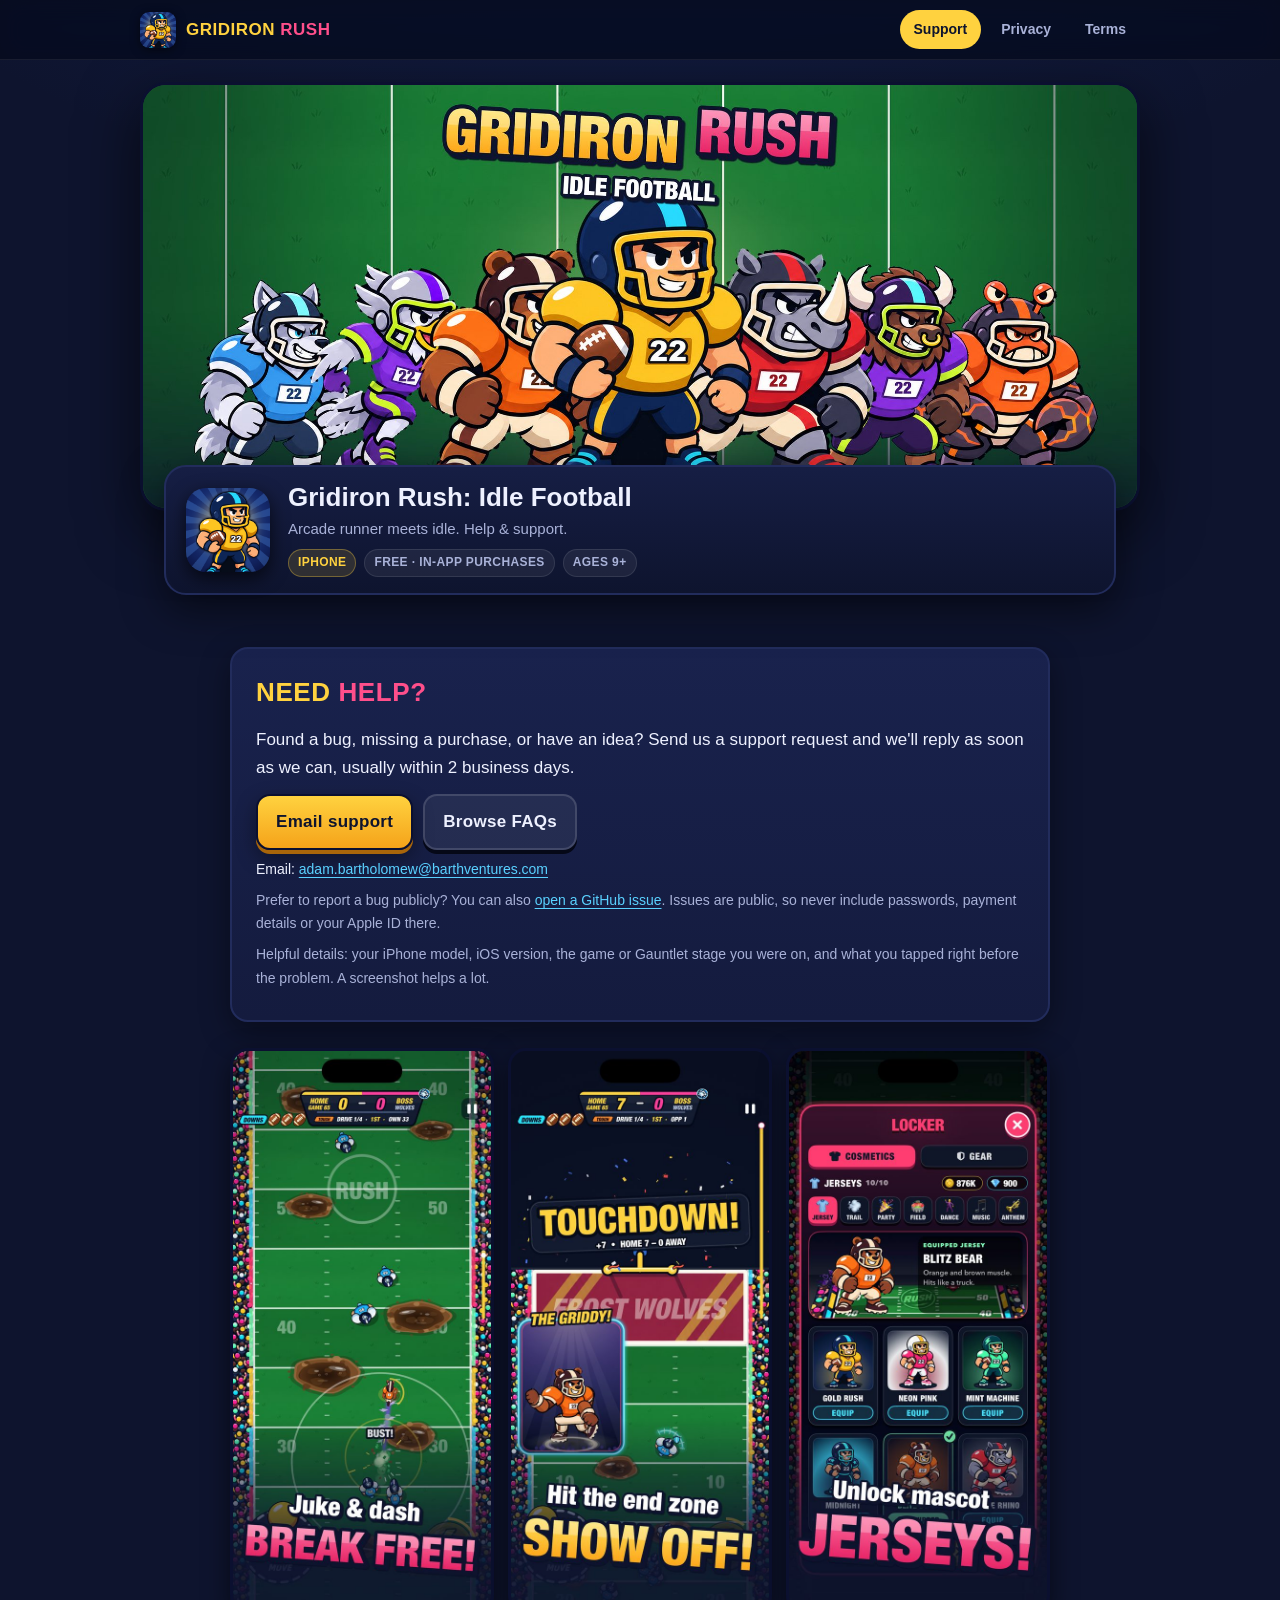
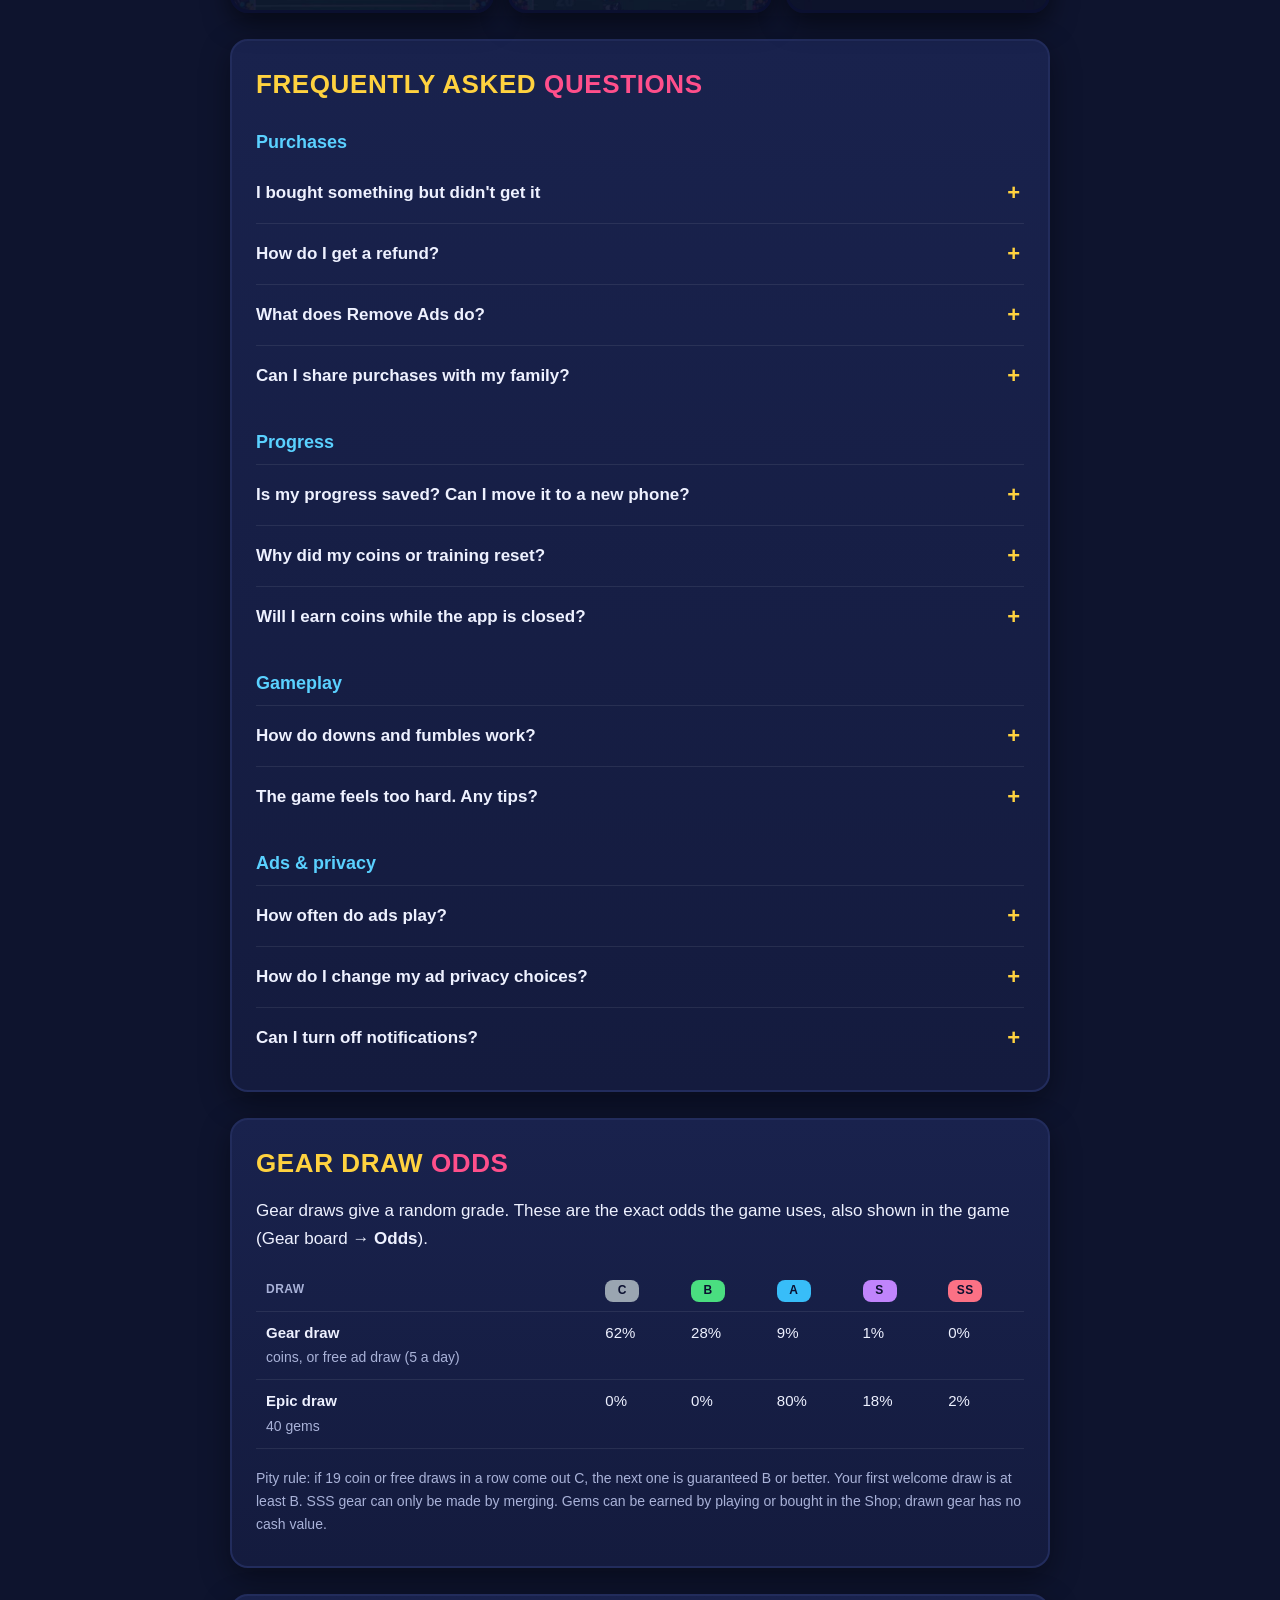
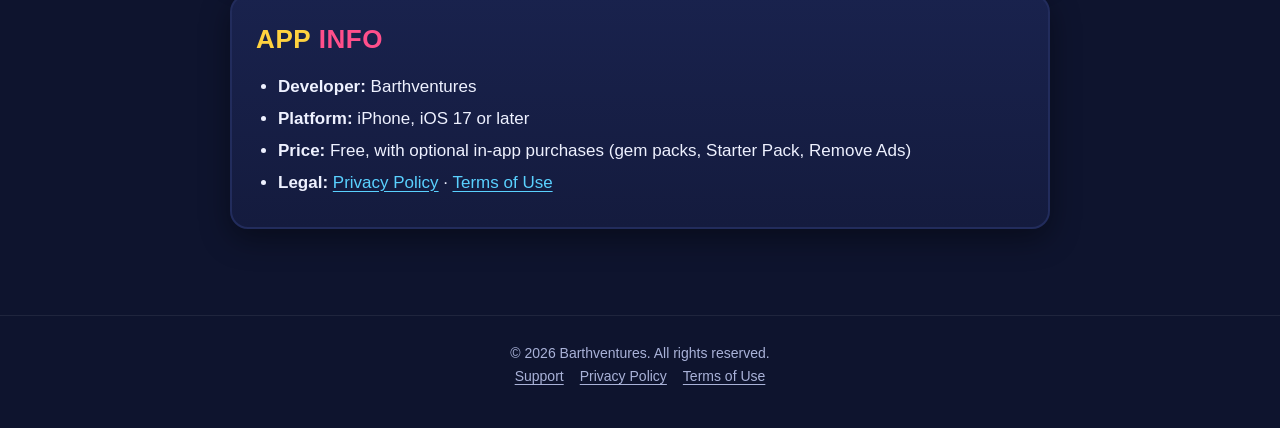
<file: index.html>
<!doctype html>
<html lang="en">
<head>
  <meta charset="utf-8">
  <meta name="viewport" content="width=device-width, initial-scale=1">
  <title>Gridiron Rush Support</title>
  <meta name="description" content="Help, FAQs and contact for Gridiron Rush: Idle Football on iPhone.">
  <meta property="og:title" content="Gridiron Rush: Idle Football · Support">
  <meta property="og:image" content="img/hero.jpg">
  <link rel="icon" href="img/icon.png">
  <link rel="apple-touch-icon" href="img/icon.png">
  <link rel="stylesheet" href="style.css">
</head>
<body>
<header class="topbar"><div class="inner">
  <a class="brand" href="index.html"><img src="img/icon.png" alt=""><span><span class="g">Gridiron</span> <span class="r">Rush</span></span></a>
  <nav class="tabs"><a class="on" href="index.html">Support</a><a href="privacy.html">Privacy</a><a href="terms.html">Terms</a></nav>
</div></header>

<div class="hero">
  <div class="art"><img src="img/hero.jpg" alt="Gridiron Rush mascots: Frost Wolf, Turbo Talon, Blitz Bear, the #22 hero, Rumble Rhino, Neon Bison and Magma Crab"></div>
  <div class="titlecard">
    <img src="img/icon.png" alt="Gridiron Rush app icon">
    <div>
      <h1>Gridiron Rush: Idle Football</h1>
      <p>Arcade runner meets idle. Help &amp; support.</p>
      <div class="chips"><span class="chip gold">iPhone</span><span class="chip">Free · In-app purchases</span><span class="chip">Ages 9+</span></div>
    </div>
  </div>
</div>

<main>
  <section class="card" id="contact">
    <h2>Need <span class="pink">help?</span></h2>
    <p>Found a bug, missing a purchase, or have an idea? Send us a support request and we'll reply as soon as we can,
      usually within 2 business days.</p>
    <div class="btns">
      <a class="btn" href="mailto:adam.bartholomew@barthventures.com?subject=Gridiron%20Rush%20support&amp;body=What%20happened%3F%0A%0AWhat%20did%20you%20expect%3F%0A%0AiPhone%20model%20and%20iOS%20version%3A%0A%0AGame%20or%20level%20you%20were%20on%3A%0A">Email support</a>
      <a class="btn ghost" href="#faq">Browse FAQs</a>
    </div>
    <p class="small">Email: <a href="mailto:adam.bartholomew@barthventures.com">adam.bartholomew@barthventures.com</a></p>
    <p class="muted small">Prefer to report a bug publicly? You can also
      <a href="https://github.com/AdamBarth5/gridiron-rush-support/issues/new?title=Bug%3A%20">open a GitHub issue</a>.
      Issues are public, so never include passwords, payment details or your Apple ID there.</p>
    <p class="muted small">Helpful details: your iPhone model, iOS version, the game or Gauntlet stage you were on, and
      what you tapped right before the problem. A screenshot helps a lot.</p>
  </section>

  <section>
    <div class="shots">
      <img src="img/gameplay.jpg" alt="Gameplay: juke and dash past defenders" loading="lazy">
      <img src="img/touchdown.jpg" alt="Touchdown celebration with a mascot dance" loading="lazy">
      <img src="img/locker.jpg" alt="Locker with mascot jerseys" loading="lazy">
    </div>
  </section>

  <section class="card" id="faq">
    <h2>Frequently asked <span class="pink">questions</span></h2>

    <h3>Purchases</h3>
    <details><summary>I bought something but didn't get it</summary><div class="a">
      Make sure you're signed in with the same Apple ID you bought it with, then open the <b>Shop</b> and tap
      <b>Restore Purchases</b> (in the Bundles section). This restores the <b>Starter Pack</b> and <b>Remove Ads</b>.
      Gem packs are added the moment the purchase completes. If a gem pack didn't arrive, close and reopen the game
      while online. If it's still missing, contact support with the date and the pack you bought (no receipt
      numbers needed).</div></details>
    <details><summary>How do I get a refund?</summary><div class="a">
      All payments are handled by Apple, so refunds are requested from Apple at
      <a href="https://reportaproblem.apple.com">reportaproblem.apple.com</a>. We can't issue refunds ourselves.
      If a refund is granted, the purchased items may be removed from the game.</div></details>
    <details><summary>What does Remove Ads do?</summary><div class="a">
      It permanently turns off the ads that play between games. <b>Reward ads stay optional</b>: you can still watch
      one when you choose to, for free gems, a free gear draw or double coins. Remove Ads is a one-time purchase and
      can be restored on your other devices with the same Apple ID.</div></details>
    <details><summary>Can I share purchases with my family?</summary><div class="a">
      Purchases are tied to the Apple ID that bought them.</div></details>

    <h3>Progress</h3>
    <details><summary>Is my progress saved? Can I move it to a new phone?</summary><div class="a">
      Your progress (games, coins, gems, cosmetics, gear) is saved on your iPhone. It's included in your iPhone's
      iCloud or computer backup, so restoring a backup to a new phone brings it along. <b>Deleting the app deletes
      your progress</b>, and there's no online account to recover it. Purchases can always be restored with
      Restore Purchases.</div></details>
    <details><summary>Why did my coins or training reset?</summary><div class="a">
      That's the <b>Hall of Fame</b>. Joining it starts you over at Game 1 in exchange for rings and permanent bonuses.
      Your gems, cosmetics and trophies stay. Replayed games are shorter <b>quick games at 2× speed</b> until you pass
      your old best.</div></details>
    <details><summary>Will I earn coins while the app is closed?</summary><div class="a">
      Yes. Your camp earns idle coins while you're away, up to a time limit, and you collect them when you come back
      (watch a reward ad to double them). Auto-Train only spends coins while the game is open.</div></details>

    <h3>Gameplay</h3>
    <details><summary>How do downs and fumbles work?</summary><div class="a">
      Each drive has <b>3 downs</b>: every tackle uses one. In field-goal range, your last down can be a field goal.
      Running <b>head-first into a big hit</b> or getting hit by a charging blitzer can cause a <b>fumble</b>, which
      ends the drive. Fumbles start at Game 4. Tied after regulation? Overtime: score a touchdown first and you win;
      otherwise the other team gets one chance to answer.</div></details>
    <details><summary>The game feels too hard. Any tips?</summary><div class="a">
      Train <b>Sprint</b> and <b>Burst</b> between games, cut around defenders instead of running straight at them,
      and save DASH for gaps. After a few losses in a row you get a <b>comeback boost</b>. How to Play (the ? button)
      explains twists, hazards and bosses.</div></details>

    <h3>Ads &amp; privacy</h3>
    <details><summary>How often do ads play?</summary><div class="a">
      At most one ad after every 2 finished games, never during play, never before Game 3, and never within 90
      seconds of another one. Reward ads only play when you tap to watch one. Buy <b>Remove Ads</b> to turn off the
      between-game ads.</div></details>
    <details><summary>How do I change my ad privacy choices?</summary><div class="a">
      In regions that need consent (such as the EU, EEA, UK and Switzerland), the game asks before showing ads. You can
      change your answer any time: <b>Settings → Privacy options</b> in the game. Ads in the game are always
      non-personalized, and the game never asks to track you. More in the <a href="privacy.html">Privacy Policy</a>.</div></details>
    <details><summary>Can I turn off notifications?</summary><div class="a">
      Yes. Notifications are only local reminders (your camp is full, your daily streak). Turn them off in iPhone
      <b>Settings → Notifications → Gridiron Rush</b>.</div></details>
  </section>

  <section class="card" id="odds">
    <h2>Gear draw <span class="pink">odds</span></h2>
    <p>Gear draws give a random grade. These are the exact odds the game uses, also shown in the game (Gear board →
      <b>Odds</b>).</p>
    <div class="tablewrap"><table>
      <tr><th>Draw</th><th><span class="grade g-c">C</span></th><th><span class="grade g-b">B</span></th>
          <th><span class="grade g-a">A</span></th><th><span class="grade g-s">S</span></th><th><span class="grade g-ss">SS</span></th></tr>
      <tr><td><b>Gear draw</b><br><span class="small muted">coins, or free ad draw (5 a day)</span></td><td>62%</td><td>28%</td><td>9%</td><td>1%</td><td>0%</td></tr>
      <tr><td><b>Epic draw</b><br><span class="small muted">40 gems</span></td><td>0%</td><td>0%</td><td>80%</td><td>18%</td><td>2%</td></tr>
    </table></div>
    <p class="small muted">Pity rule: if 19 coin or free draws in a row come out C, the next one is guaranteed B or
      better. Your first welcome draw is at least B. SSS gear can only be made by merging. Gems can be earned by
      playing or bought in the Shop; drawn gear has no cash value.</p>
  </section>

  <section class="card">
    <h2>App <span class="pink">info</span></h2>
    <ul>
      <li><b>Developer:</b> Barthventures</li>
      <li><b>Platform:</b> iPhone, iOS 17 or later</li>
      <li><b>Price:</b> Free, with optional in-app purchases (gem packs, Starter Pack, Remove Ads)</li>
      <li><b>Legal:</b> <a href="privacy.html">Privacy Policy</a> · <a href="terms.html">Terms of Use</a></li>
    </ul>
  </section>
</main>

<footer>
  © 2026 Barthventures. All rights reserved.<br>
  <a href="index.html">Support</a><a href="privacy.html">Privacy Policy</a><a href="terms.html">Terms of Use</a>
</footer>
</body>
</html>
</file>
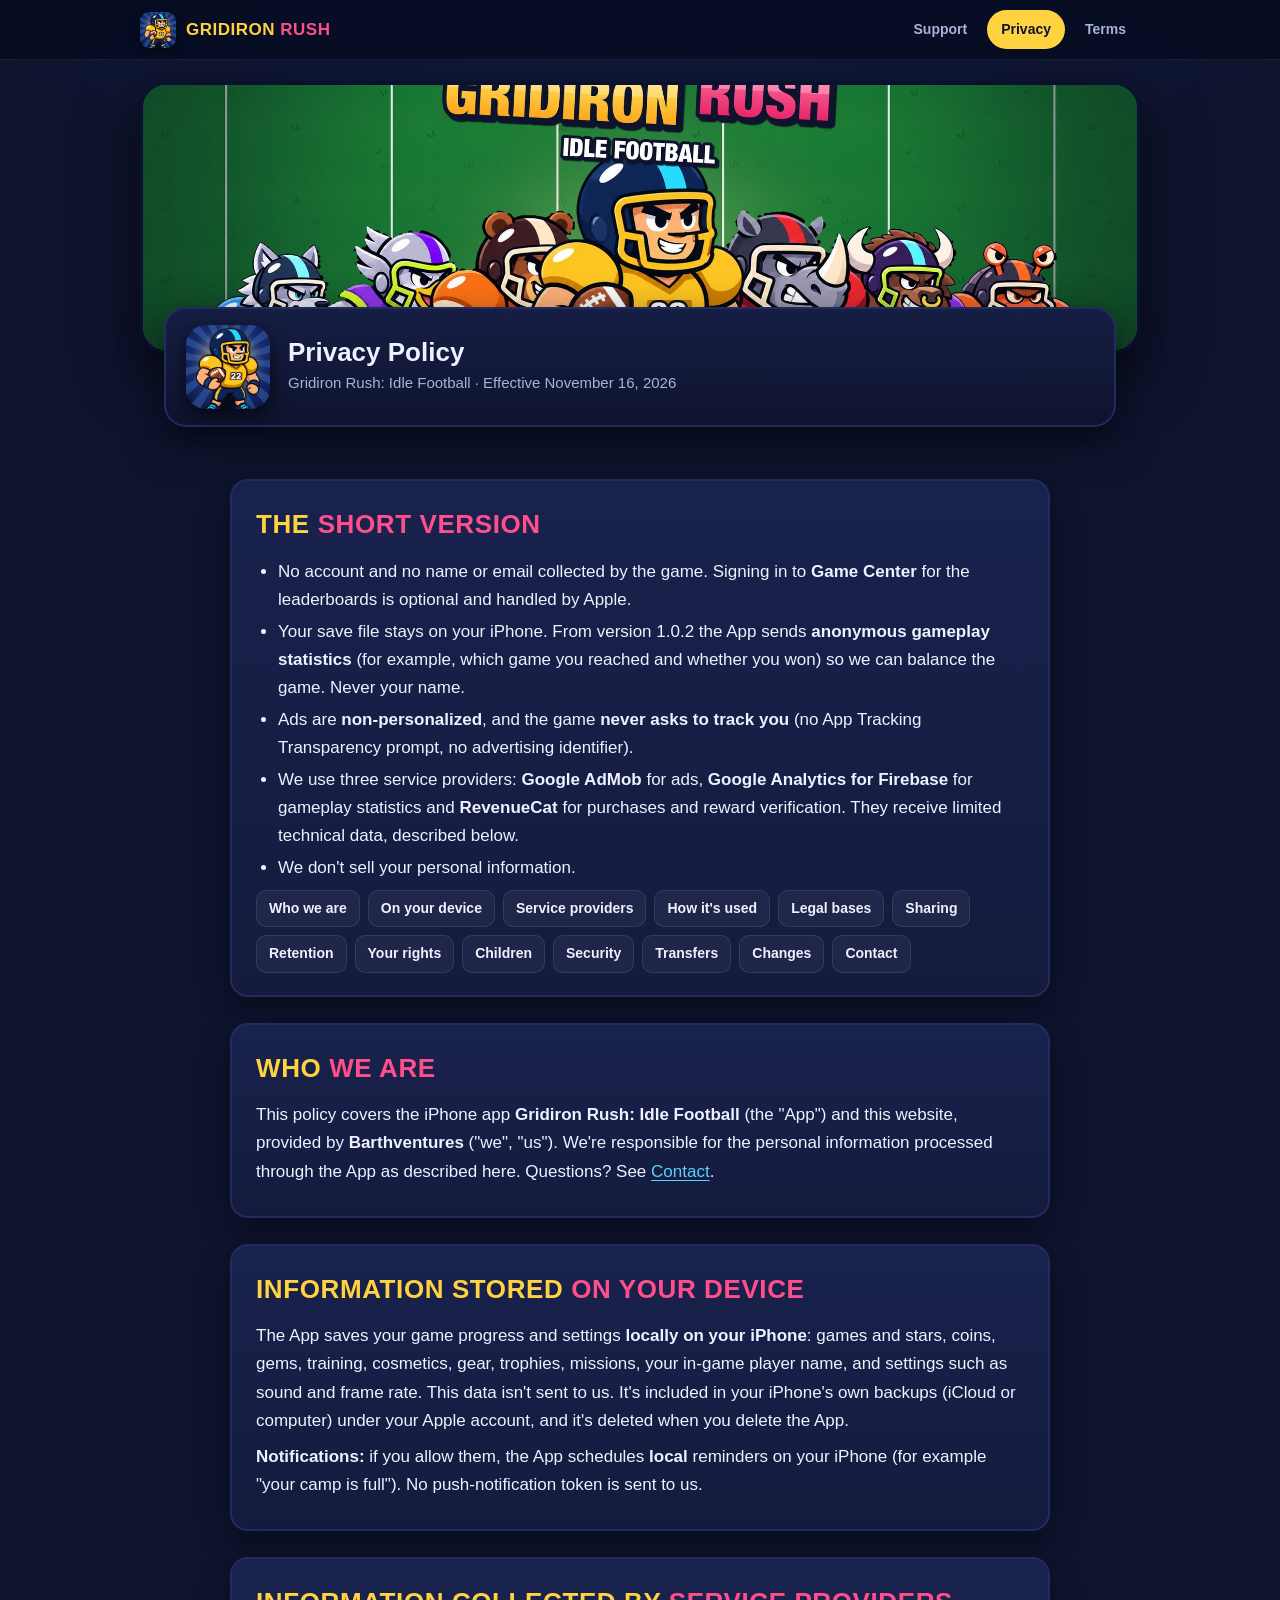
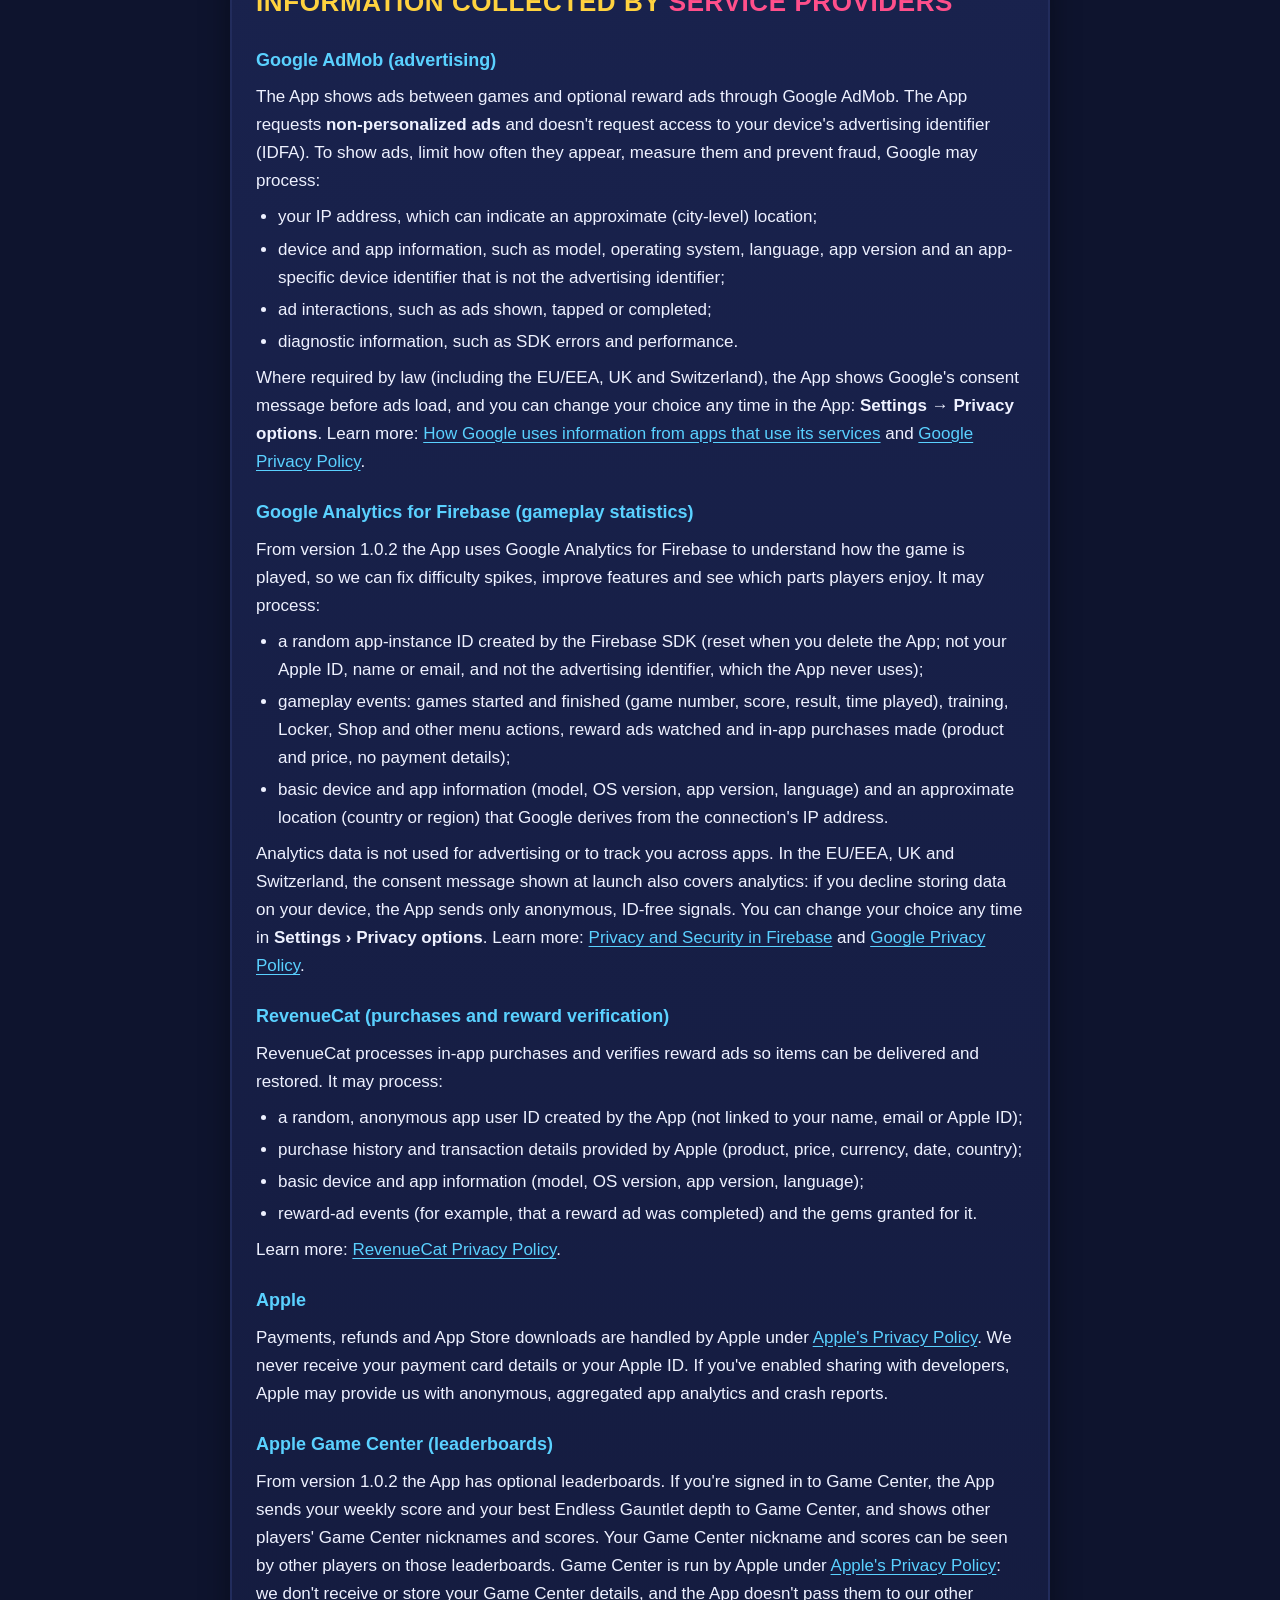
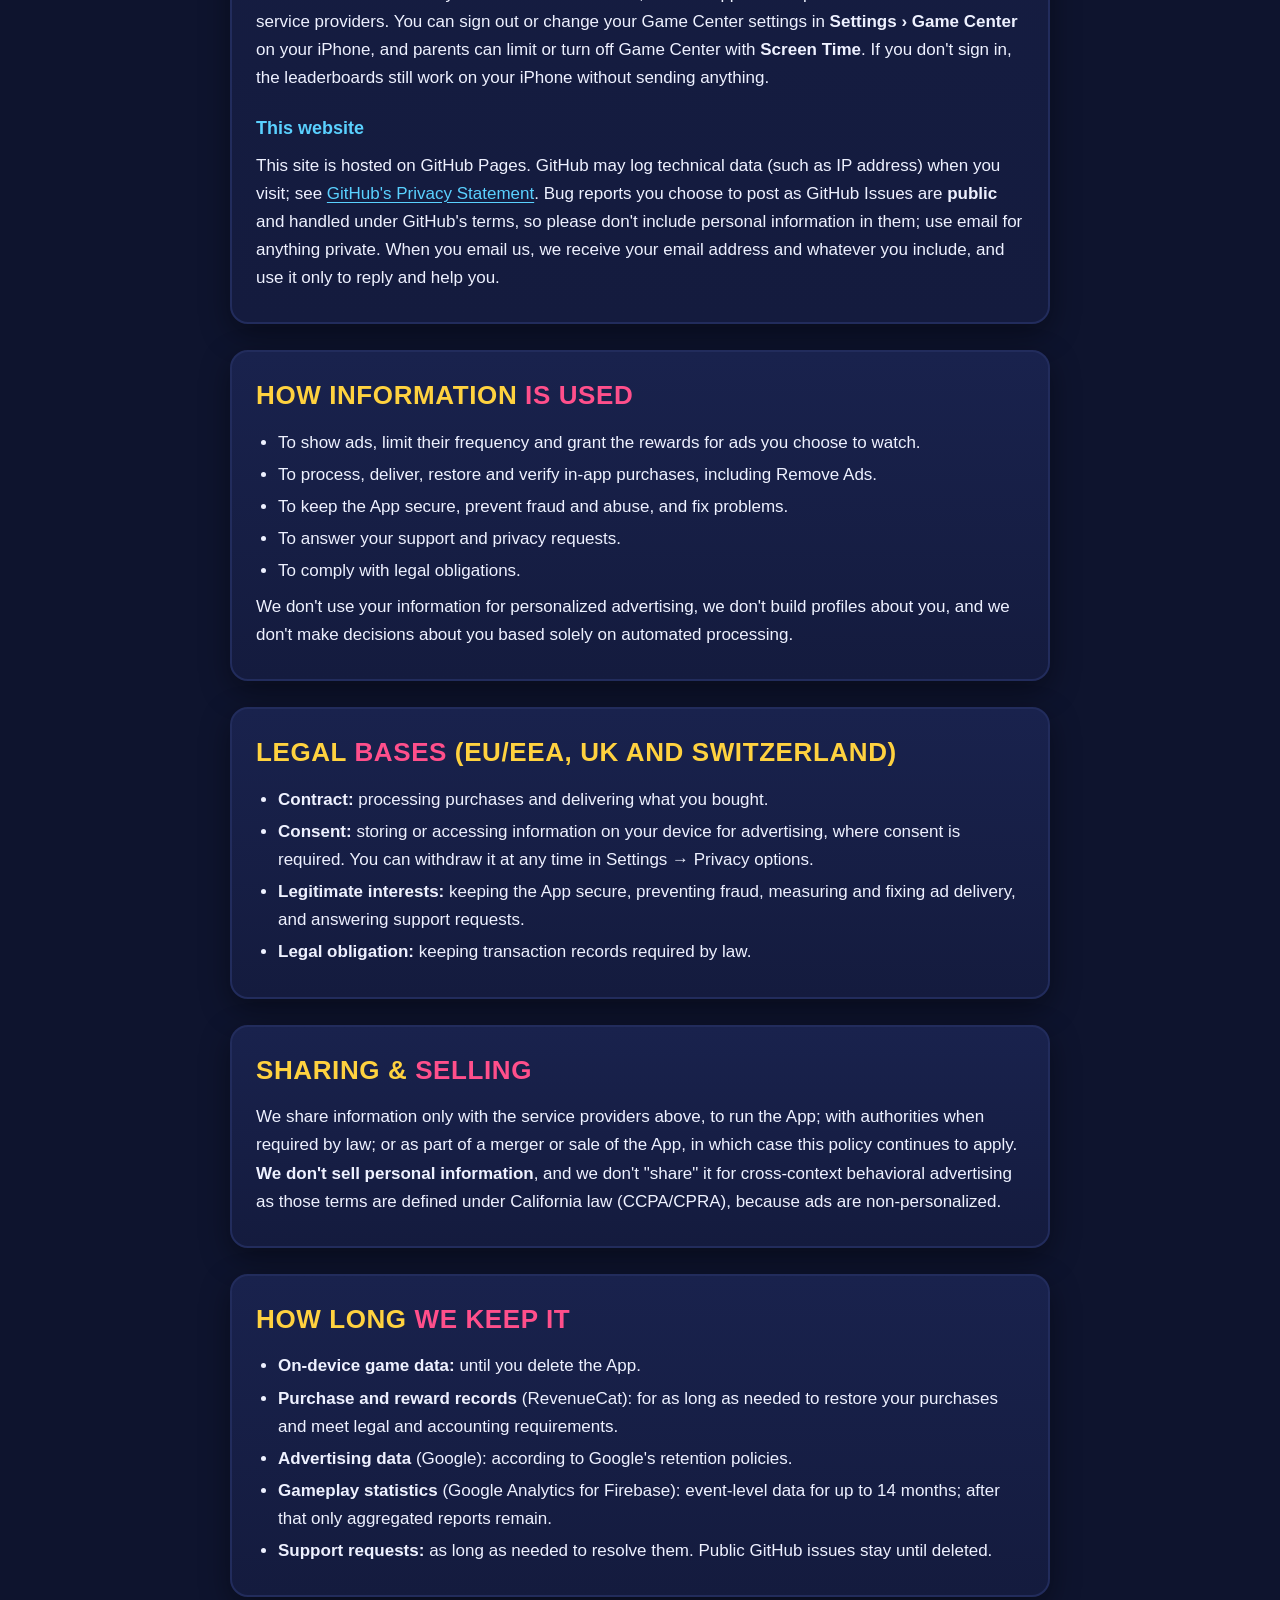
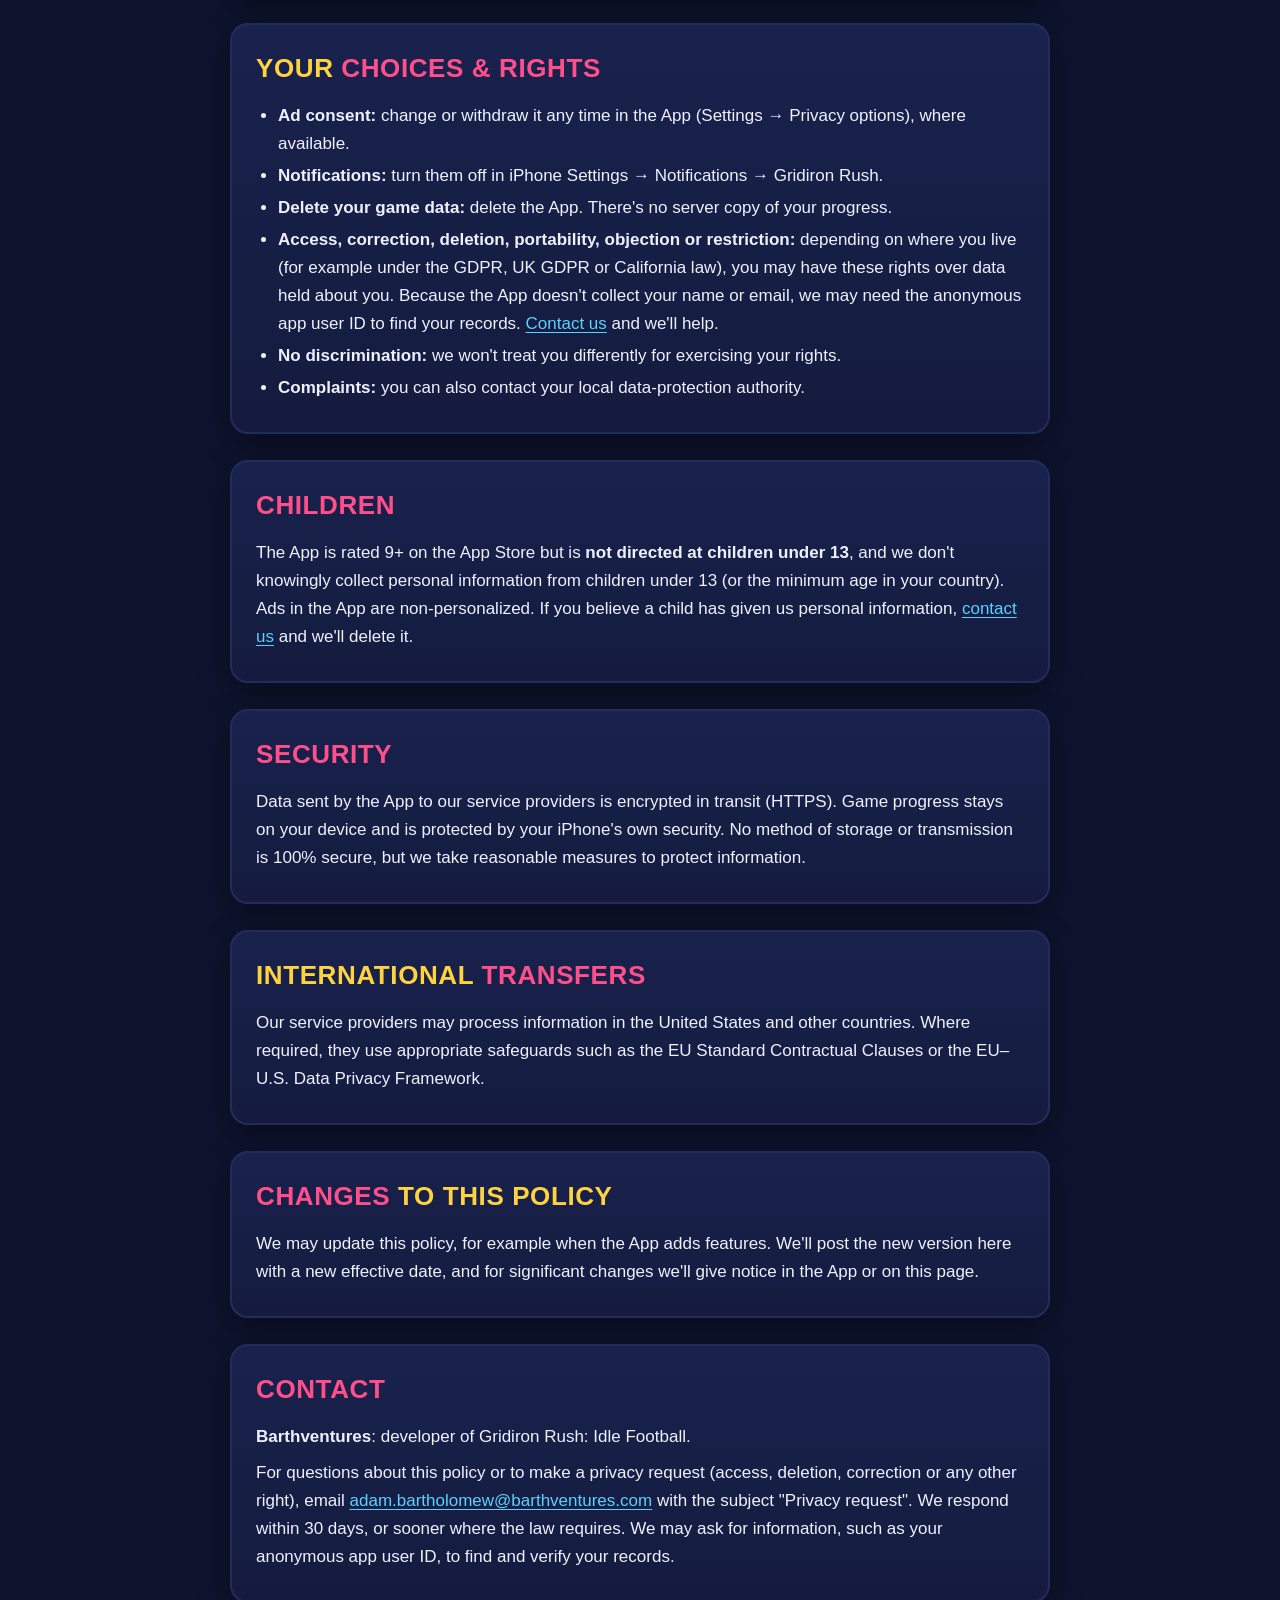
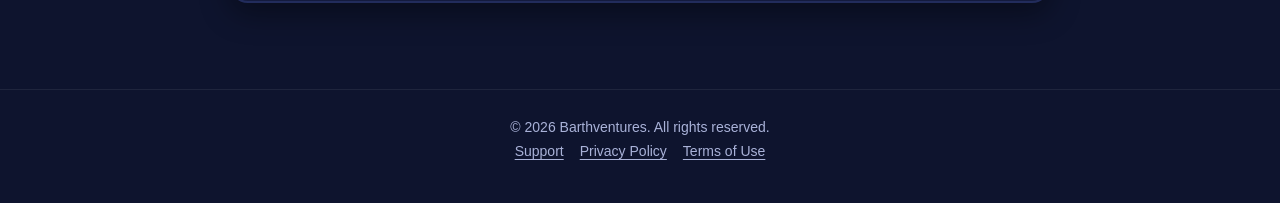
<file: privacy.html>
<!doctype html>
<html lang="en">
<head>
  <meta charset="utf-8">
  <meta name="viewport" content="width=device-width, initial-scale=1">
  <title>Gridiron Rush Privacy</title>
  <meta name="description" content="Privacy Policy for Gridiron Rush: Idle Football.">
  <link rel="icon" href="img/icon.png">
  <link rel="apple-touch-icon" href="img/icon.png">
  <link rel="stylesheet" href="style.css">
</head>
<body>
<header class="topbar"><div class="inner">
  <a class="brand" href="index.html"><img src="img/icon.png" alt=""><span><span class="g">Gridiron</span> <span class="r">Rush</span></span></a>
  <nav class="tabs"><a href="index.html">Support</a><a class="on" href="privacy.html">Privacy</a><a href="terms.html">Terms</a></nav>
</div></header>

<div class="hero slim">
  <div class="art"><img src="img/hero.jpg" alt=""></div>
  <div class="titlecard">
    <img src="img/icon.png" alt="Gridiron Rush app icon">
    <div>
      <h1>Privacy Policy</h1>
      <p>Gridiron Rush: Idle Football · Effective November 16, 2026</p>
    </div>
  </div>
</div>

<main>
  <section class="card">
    <h2>The <span class="pink">short version</span></h2>
    <ul>
      <li>No account and no name or email collected by the game. Signing in to <b>Game Center</b> for the leaderboards
        is optional and handled by Apple.</li>
      <li>Your save file stays on your iPhone. From version 1.0.2 the App sends <b>anonymous gameplay statistics</b>
        (for example, which game you reached and whether you won) so we can balance the game. Never your name.</li>
      <li>Ads are <b>non-personalized</b>, and the game <b>never asks to track you</b> (no App Tracking Transparency
        prompt, no advertising identifier).</li>
      <li>We use three service providers: <b>Google AdMob</b> for ads, <b>Google Analytics for Firebase</b> for
        gameplay statistics and <b>RevenueCat</b> for purchases and reward verification. They receive limited
        technical data, described below.</li>
      <li>We don't sell your personal information.</li>
    </ul>
    <div class="toc">
      <a href="#who">Who we are</a><a href="#device">On your device</a><a href="#providers">Service providers</a>
      <a href="#use">How it's used</a><a href="#legal">Legal bases</a><a href="#share">Sharing</a>
      <a href="#retention">Retention</a><a href="#rights">Your rights</a><a href="#children">Children</a>
      <a href="#security">Security</a><a href="#transfers">Transfers</a><a href="#changes">Changes</a><a href="#contact">Contact</a>
    </div>
  </section>

  <section class="card" id="who">
    <h2>Who <span class="pink">we are</span></h2>
    <p>This policy covers the iPhone app <b>Gridiron Rush: Idle Football</b> (the "App") and this website, provided by
      <b>Barthventures</b> ("we", "us"). We're responsible for the personal information processed through the App as
      described here. Questions? See <a href="#contact">Contact</a>.</p>
  </section>

  <section class="card" id="device">
    <h2>Information stored <span class="pink">on your device</span></h2>
    <p>The App saves your game progress and settings <b>locally on your iPhone</b>: games and stars, coins, gems,
      training, cosmetics, gear, trophies, missions, your in-game player name, and settings such as sound and frame
      rate. This data isn't sent to us. It's included in your iPhone's own backups (iCloud or computer) under your
      Apple account, and it's deleted when you delete the App.</p>
    <p><b>Notifications:</b> if you allow them, the App schedules <b>local</b> reminders on your iPhone (for example
      "your camp is full"). No push-notification token is sent to us.</p>
  </section>

  <section class="card" id="providers">
    <h2>Information collected by <span class="pink">service providers</span></h2>

    <h3>Google AdMob (advertising)</h3>
    <p>The App shows ads between games and optional reward ads through Google AdMob. The App requests
      <b>non-personalized ads</b> and doesn't request access to your device's advertising identifier (IDFA). To show
      ads, limit how often they appear, measure them and prevent fraud, Google may process:</p>
    <ul>
      <li>your IP address, which can indicate an approximate (city-level) location;</li>
      <li>device and app information, such as model, operating system, language, app version and an app-specific
        device identifier that is not the advertising identifier;</li>
      <li>ad interactions, such as ads shown, tapped or completed;</li>
      <li>diagnostic information, such as SDK errors and performance.</li>
    </ul>
    <p>Where required by law (including the EU/EEA, UK and Switzerland), the App shows Google's consent message before
      ads load, and you can change your choice any time in the App: <b>Settings → Privacy options</b>. Learn more:
      <a href="https://policies.google.com/technologies/partner-sites">How Google uses information from apps that use its services</a>
      and <a href="https://policies.google.com/privacy">Google Privacy Policy</a>.</p>

    <h3>Google Analytics for Firebase (gameplay statistics)</h3>
    <p>From version 1.0.2 the App uses Google Analytics for Firebase to understand how the game is played, so we can
      fix difficulty spikes, improve features and see which parts players enjoy. It may process:</p>
    <ul>
      <li>a random app-instance ID created by the Firebase SDK (reset when you delete the App; not your Apple ID, name or
        email, and not the advertising identifier, which the App never uses);</li>
      <li>gameplay events: games started and finished (game number, score, result, time played), training, Locker,
        Shop and other menu actions, reward ads watched and in-app purchases made (product and price, no payment
        details);</li>
      <li>basic device and app information (model, OS version, app version, language) and an approximate location
        (country or region) that Google derives from the connection's IP address.</li>
    </ul>
    <p>Analytics data is not used for advertising or to track you across apps. In the EU/EEA, UK and Switzerland,
      the consent message shown at launch also covers analytics: if you decline storing data on your device, the App
      sends only anonymous, ID-free signals. You can change your choice any time in <b>Settings &rsaquo; Privacy
      options</b>. Learn more: <a href="https://firebase.google.com/support/privacy">Privacy and Security in
      Firebase</a> and <a href="https://policies.google.com/privacy">Google Privacy Policy</a>.</p>

    <h3>RevenueCat (purchases and reward verification)</h3>
    <p>RevenueCat processes in-app purchases and verifies reward ads so items can be delivered and restored. It may
      process:</p>
    <ul>
      <li>a random, anonymous app user ID created by the App (not linked to your name, email or Apple ID);</li>
      <li>purchase history and transaction details provided by Apple (product, price, currency, date, country);</li>
      <li>basic device and app information (model, OS version, app version, language);</li>
      <li>reward-ad events (for example, that a reward ad was completed) and the gems granted for it.</li>
    </ul>
    <p>Learn more: <a href="https://www.revenuecat.com/privacy">RevenueCat Privacy Policy</a>.</p>

    <h3>Apple</h3>
    <p>Payments, refunds and App Store downloads are handled by Apple under
      <a href="https://www.apple.com/legal/privacy/">Apple's Privacy Policy</a>. We never receive your payment card
      details or your Apple ID. If you've enabled sharing with developers, Apple may provide us with anonymous,
      aggregated app analytics and crash reports.</p>

    <h3>Apple Game Center (leaderboards)</h3>
    <p>From version 1.0.2 the App has optional leaderboards. If you're signed in to Game Center, the App sends your
      weekly score and your best Endless Gauntlet depth to Game Center, and shows other players' Game Center nicknames
      and scores. Your Game Center nickname and scores can be seen by other players on those leaderboards. Game Center
      is run by Apple under <a href="https://www.apple.com/legal/privacy/">Apple's Privacy Policy</a>: we don't receive
      or store your Game Center details, and the App doesn't pass them to our other service providers. You can sign out
      or change your Game Center settings in <b>Settings &rsaquo; Game Center</b> on your iPhone, and parents can limit
      or turn off Game Center with <b>Screen Time</b>. If you don't sign in, the leaderboards still work on your iPhone
      without sending anything.</p>

    <h3>This website</h3>
    <p>This site is hosted on GitHub Pages. GitHub may log technical data (such as IP address) when you visit; see
      <a href="https://docs.github.com/en/site-policy/privacy-policies/github-general-privacy-statement">GitHub's Privacy Statement</a>.
      Bug reports you choose to post as GitHub Issues are <b>public</b> and handled under GitHub's terms, so please
      don't include personal information in them; use email for anything private. When you email us, we receive your
      email address and whatever you include, and use it only to reply and help you.</p>
  </section>

  <section class="card" id="use">
    <h2>How information <span class="pink">is used</span></h2>
    <ul>
      <li>To show ads, limit their frequency and grant the rewards for ads you choose to watch.</li>
      <li>To process, deliver, restore and verify in-app purchases, including Remove Ads.</li>
      <li>To keep the App secure, prevent fraud and abuse, and fix problems.</li>
      <li>To answer your support and privacy requests.</li>
      <li>To comply with legal obligations.</li>
    </ul>
    <p>We don't use your information for personalized advertising, we don't build profiles about you, and we don't
      make decisions about you based solely on automated processing.</p>
  </section>

  <section class="card" id="legal">
    <h2>Legal <span class="pink">bases</span> (EU/EEA, UK and Switzerland)</h2>
    <ul>
      <li><b>Contract:</b> processing purchases and delivering what you bought.</li>
      <li><b>Consent:</b> storing or accessing information on your device for advertising, where consent is required.
        You can withdraw it at any time in Settings → Privacy options.</li>
      <li><b>Legitimate interests:</b> keeping the App secure, preventing fraud, measuring and fixing ad delivery, and
        answering support requests.</li>
      <li><b>Legal obligation:</b> keeping transaction records required by law.</li>
    </ul>
  </section>

  <section class="card" id="share">
    <h2>Sharing &amp; <span class="pink">selling</span></h2>
    <p>We share information only with the service providers above, to run the App; with authorities when required by
      law; or as part of a merger or sale of the App, in which case this policy continues to apply.
      <b>We don't sell personal information</b>, and we don't "share" it for cross-context behavioral advertising as
      those terms are defined under California law (CCPA/CPRA), because ads are non-personalized.</p>
  </section>

  <section class="card" id="retention">
    <h2>How long <span class="pink">we keep it</span></h2>
    <ul>
      <li><b>On-device game data:</b> until you delete the App.</li>
      <li><b>Purchase and reward records</b> (RevenueCat): for as long as needed to restore your purchases and meet
        legal and accounting requirements.</li>
      <li><b>Advertising data</b> (Google): according to Google's retention policies.</li>
      <li><b>Gameplay statistics</b> (Google Analytics for Firebase): event-level data for up to 14 months; after
        that only aggregated reports remain.</li>
      <li><b>Support requests:</b> as long as needed to resolve them. Public GitHub issues stay until deleted.</li>
    </ul>
  </section>

  <section class="card" id="rights">
    <h2>Your <span class="pink">choices &amp; rights</span></h2>
    <ul>
      <li><b>Ad consent:</b> change or withdraw it any time in the App (Settings → Privacy options), where available.</li>
      <li><b>Notifications:</b> turn them off in iPhone Settings → Notifications → Gridiron Rush.</li>
      <li><b>Delete your game data:</b> delete the App. There's no server copy of your progress.</li>
      <li><b>Access, correction, deletion, portability, objection or restriction:</b> depending on where you live
        (for example under the GDPR, UK GDPR or California law), you may have these rights over data held about you.
        Because the App doesn't collect your name or email, we may need the anonymous app user ID to find your
        records. <a href="#contact">Contact us</a> and we'll help.</li>
      <li><b>No discrimination:</b> we won't treat you differently for exercising your rights.</li>
      <li><b>Complaints:</b> you can also contact your local data-protection authority.</li>
    </ul>
  </section>

  <section class="card" id="children">
    <h2><span class="pink">Children</span></h2>
    <p>The App is rated 9+ on the App Store but is <b>not directed at children under 13</b>, and we don't knowingly
      collect personal information from children under 13 (or the minimum age in your country). Ads in the App are
      non-personalized. If you believe a child has given us personal information, <a href="#contact">contact us</a> and
      we'll delete it.</p>
  </section>

  <section class="card" id="security">
    <h2><span class="pink">Security</span></h2>
    <p>Data sent by the App to our service providers is encrypted in transit (HTTPS). Game progress stays on your
      device and is protected by your iPhone's own security. No method of storage or transmission is 100% secure, but
      we take reasonable measures to protect information.</p>
  </section>

  <section class="card" id="transfers">
    <h2>International <span class="pink">transfers</span></h2>
    <p>Our service providers may process information in the United States and other countries. Where required, they
      use appropriate safeguards such as the EU Standard Contractual Clauses or the EU–U.S. Data Privacy Framework.</p>
  </section>

  <section class="card" id="changes">
    <h2><span class="pink">Changes</span> to this policy</h2>
    <p>We may update this policy, for example when the App adds features. We'll post the new version here with a new
      effective date, and for significant changes we'll give notice in the App or on this page.</p>
  </section>

  <section class="card" id="contact">
    <h2><span class="pink">Contact</span></h2>
    <p><b>Barthventures</b>: developer of Gridiron Rush: Idle Football.</p>
    <p>For questions about this policy or to make a privacy request (access, deletion, correction or any other right),
      email <a href="mailto:adam.bartholomew@barthventures.com?subject=Gridiron%20Rush%20privacy%20request">adam.bartholomew@barthventures.com</a>
      with the subject "Privacy request". We respond within 30 days, or sooner where the law requires. We may ask
      for information, such as your anonymous app user ID, to find and verify your records.</p>
  </section>
</main>

<footer>
  © 2026 Barthventures. All rights reserved.<br>
  <a href="index.html">Support</a><a href="privacy.html">Privacy Policy</a><a href="terms.html">Terms of Use</a>
</footer>
</body>
</html>
</file>
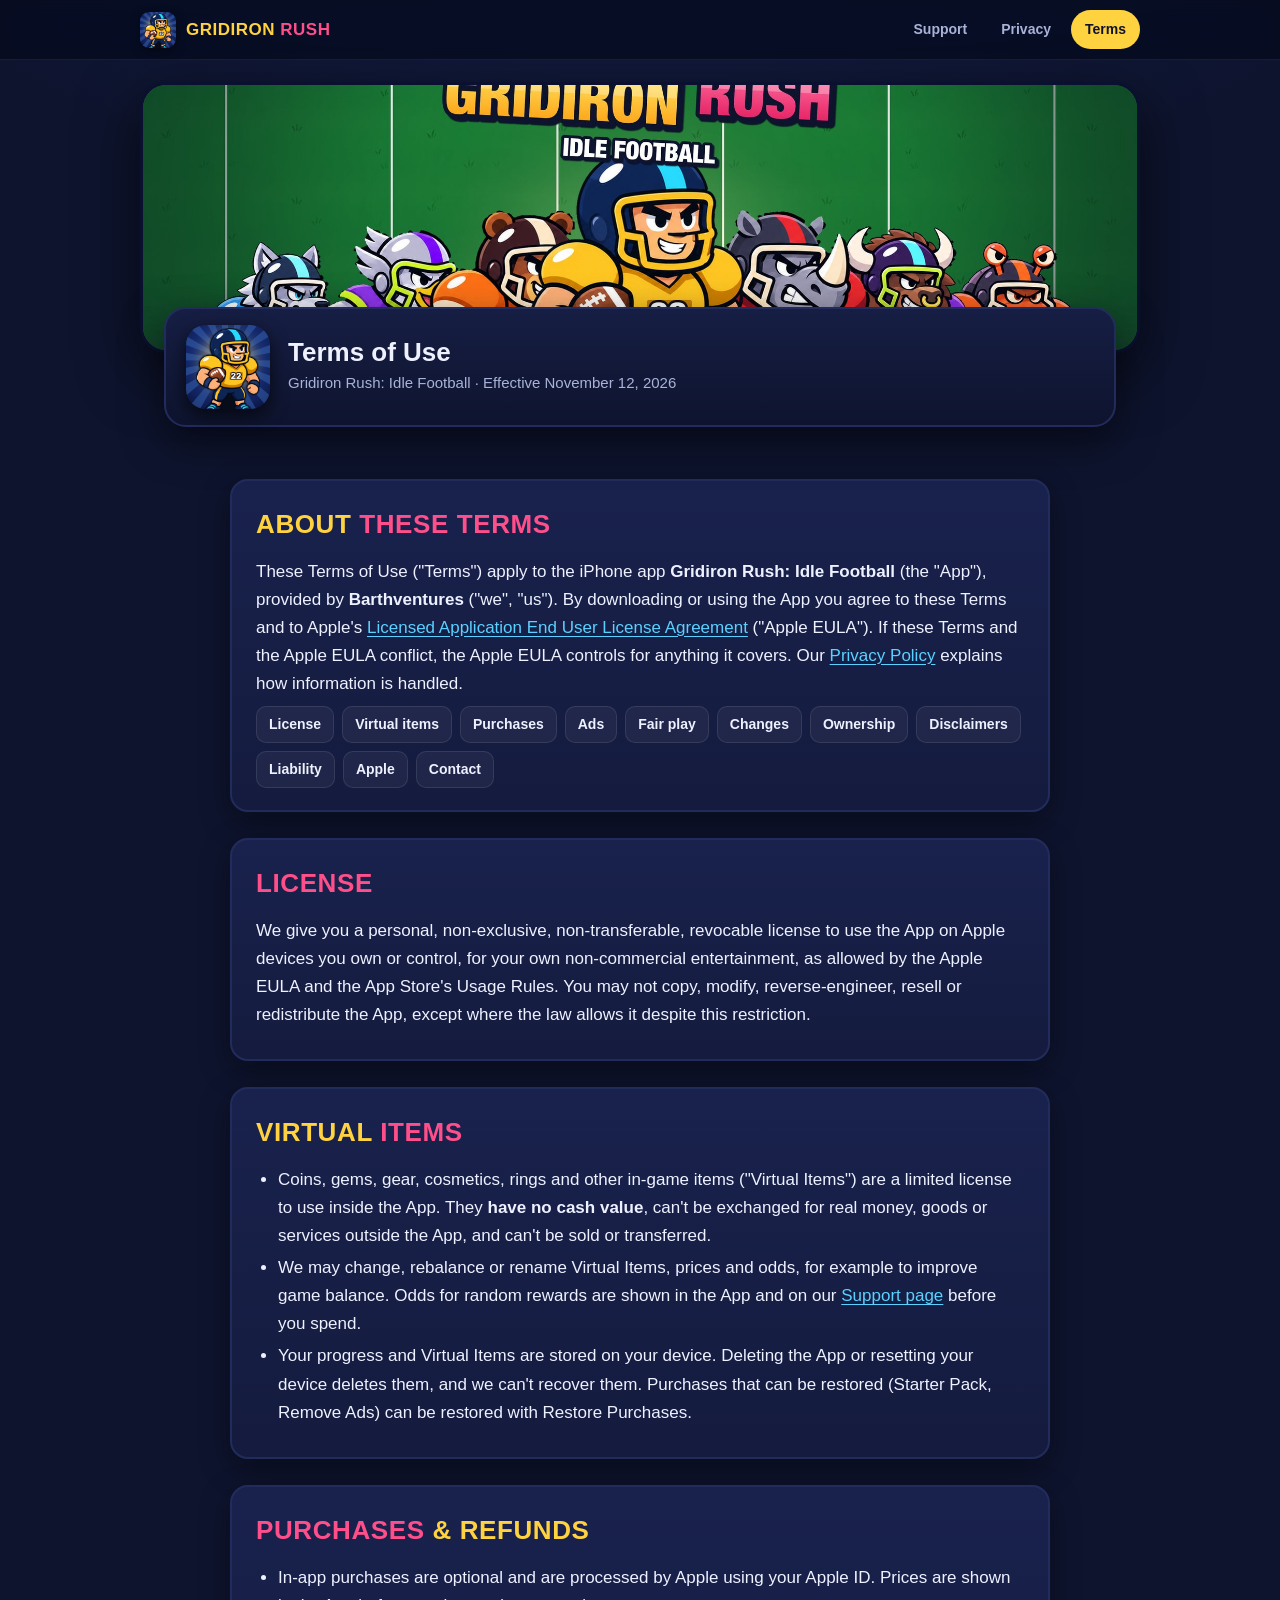
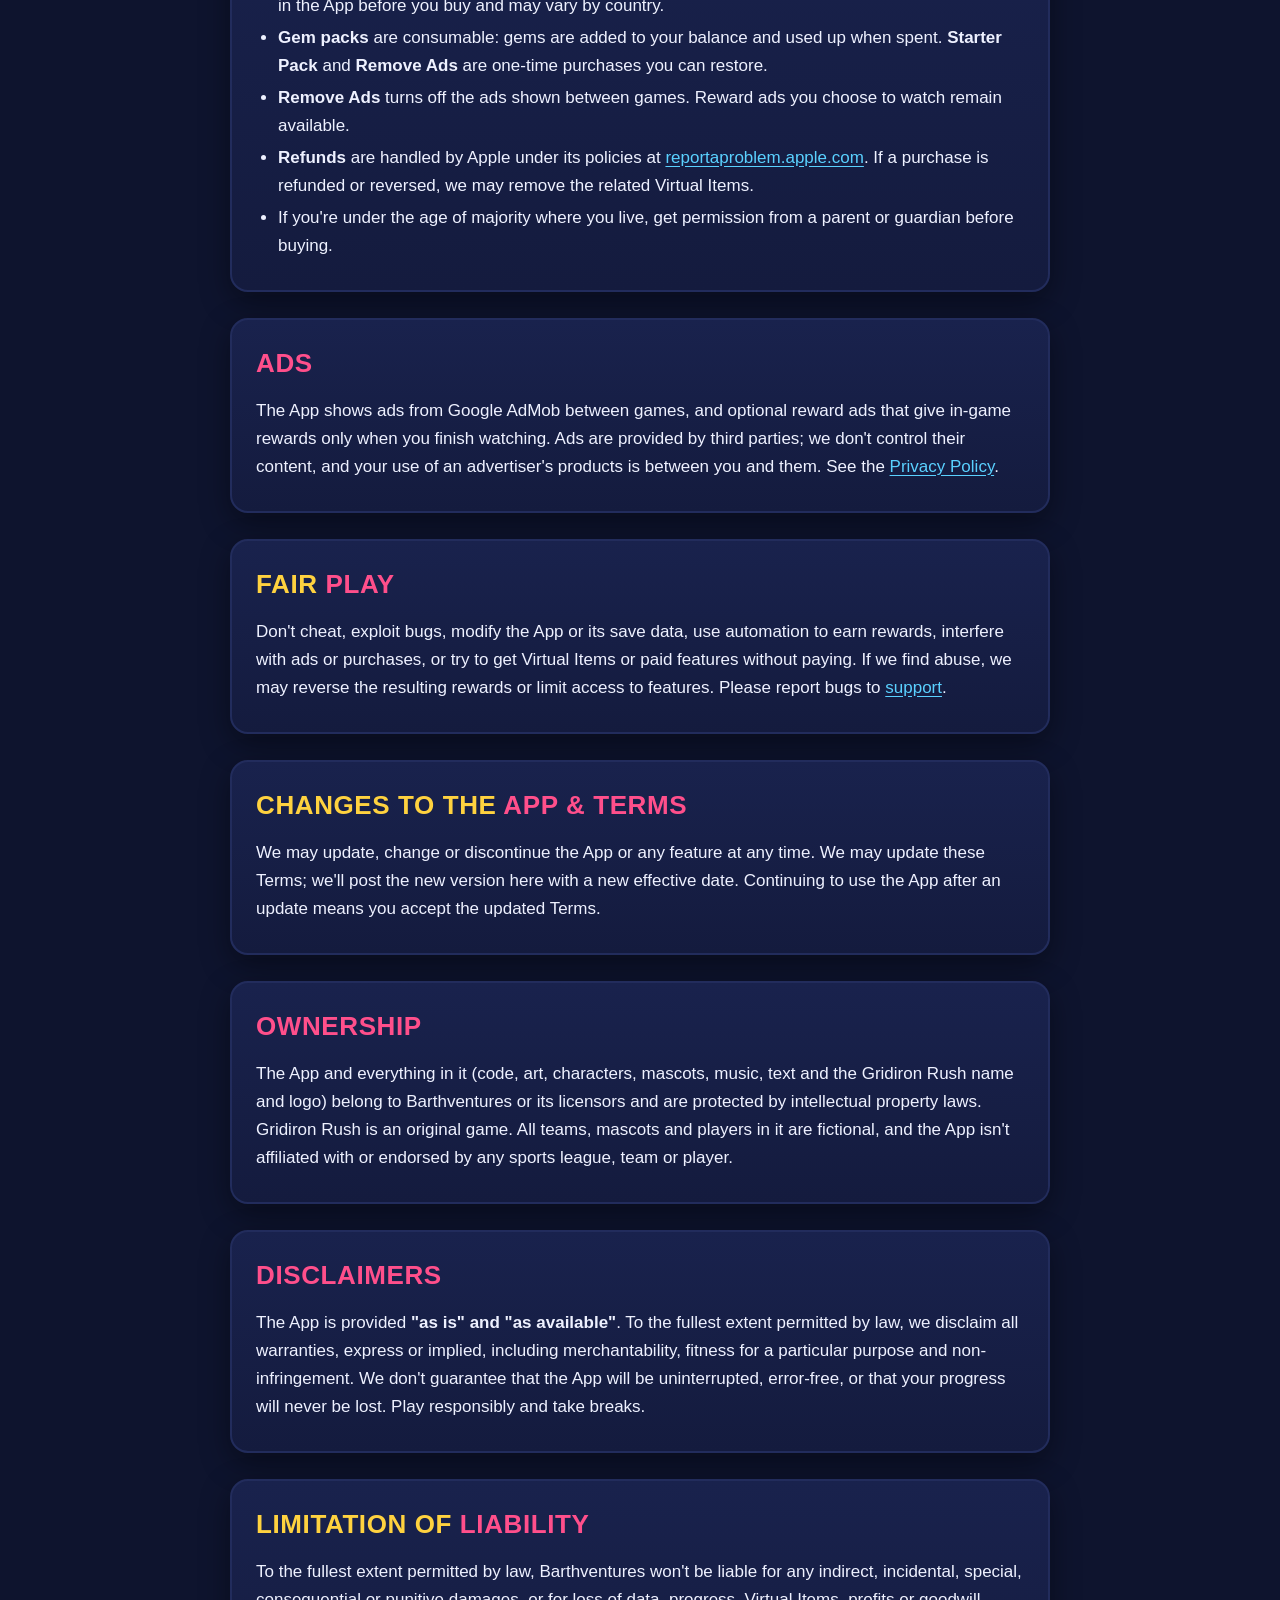
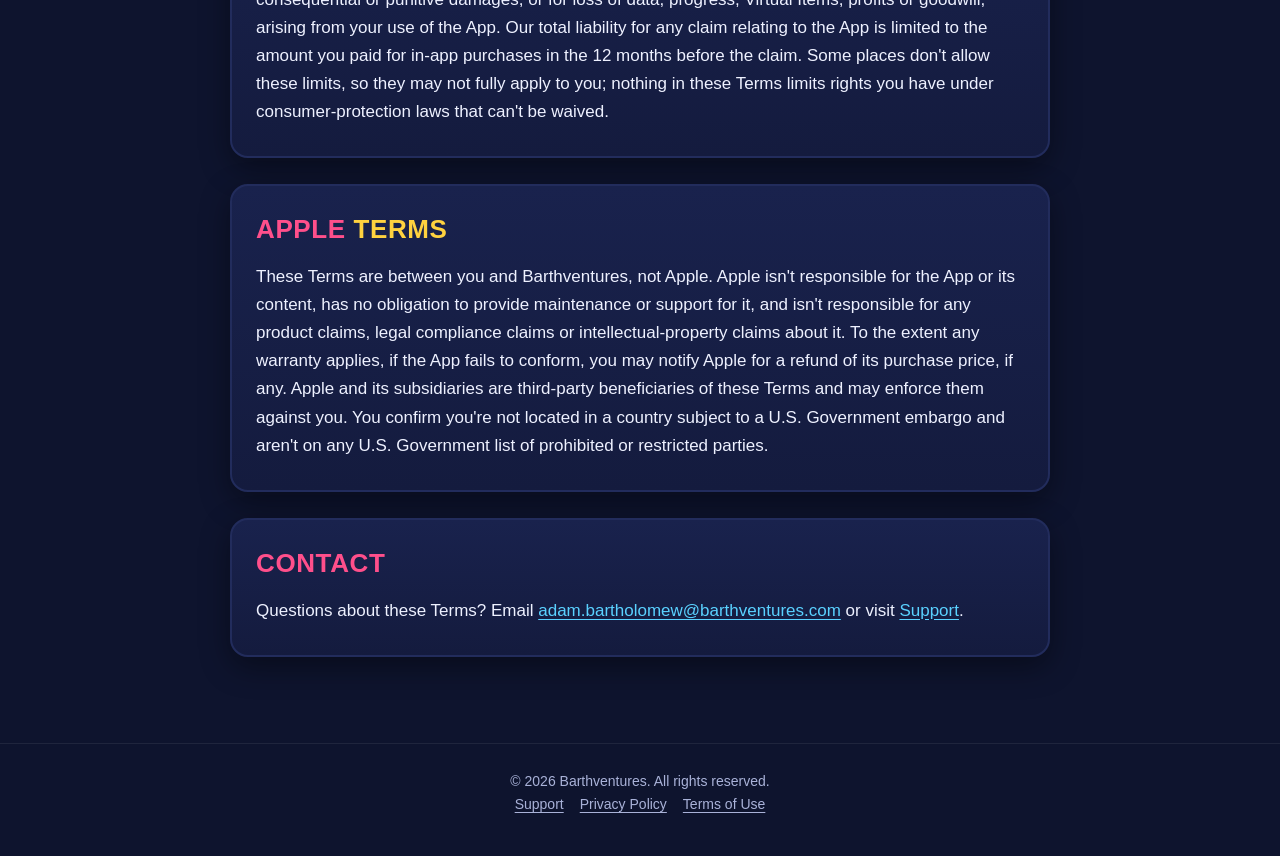
<file: terms.html>
<!doctype html>
<html lang="en">
<head>
  <meta charset="utf-8">
  <meta name="viewport" content="width=device-width, initial-scale=1">
  <title>Gridiron Rush Terms</title>
  <meta name="description" content="Terms of Use for Gridiron Rush: Idle Football.">
  <link rel="icon" href="img/icon.png">
  <link rel="apple-touch-icon" href="img/icon.png">
  <link rel="stylesheet" href="style.css">
</head>
<body>
<header class="topbar"><div class="inner">
  <a class="brand" href="index.html"><img src="img/icon.png" alt=""><span><span class="g">Gridiron</span> <span class="r">Rush</span></span></a>
  <nav class="tabs"><a href="index.html">Support</a><a href="privacy.html">Privacy</a><a class="on" href="terms.html">Terms</a></nav>
</div></header>

<div class="hero slim">
  <div class="art"><img src="img/hero.jpg" alt=""></div>
  <div class="titlecard">
    <img src="img/icon.png" alt="Gridiron Rush app icon">
    <div>
      <h1>Terms of Use</h1>
      <p>Gridiron Rush: Idle Football · Effective November 12, 2026</p>
    </div>
  </div>
</div>

<main>
  <section class="card">
    <h2>About <span class="pink">these terms</span></h2>
    <p>These Terms of Use ("Terms") apply to the iPhone app <b>Gridiron Rush: Idle Football</b> (the "App"), provided
      by <b>Barthventures</b> ("we", "us"). By downloading or using the App you agree to these Terms and to Apple's
      <a href="https://www.apple.com/legal/internet-services/itunes/dev/stdeula/">Licensed Application End User License Agreement</a>
      ("Apple EULA"). If these Terms and the Apple EULA conflict, the Apple EULA controls for anything it covers. Our
      <a href="privacy.html">Privacy Policy</a> explains how information is handled.</p>
    <div class="toc">
      <a href="#license">License</a><a href="#virtual">Virtual items</a><a href="#purchases">Purchases</a>
      <a href="#ads">Ads</a><a href="#conduct">Fair play</a><a href="#changes">Changes</a><a href="#ip">Ownership</a>
      <a href="#disclaimer">Disclaimers</a><a href="#liability">Liability</a><a href="#apple">Apple</a><a href="#contact">Contact</a>
    </div>
  </section>

  <section class="card" id="license">
    <h2><span class="pink">License</span></h2>
    <p>We give you a personal, non-exclusive, non-transferable, revocable license to use the App on Apple devices you
      own or control, for your own non-commercial entertainment, as allowed by the Apple EULA and the App Store's
      Usage Rules. You may not copy, modify, reverse-engineer, resell or redistribute the App, except where the law
      allows it despite this restriction.</p>
  </section>

  <section class="card" id="virtual">
    <h2>Virtual <span class="pink">items</span></h2>
    <ul>
      <li>Coins, gems, gear, cosmetics, rings and other in-game items ("Virtual Items") are a limited license to use
        inside the App. They <b>have no cash value</b>, can't be exchanged for real money, goods or services outside
        the App, and can't be sold or transferred.</li>
      <li>We may change, rebalance or rename Virtual Items, prices and odds, for example to improve game balance.
        Odds for random rewards are shown in the App and on our <a href="index.html#odds">Support page</a> before you
        spend.</li>
      <li>Your progress and Virtual Items are stored on your device. Deleting the App or resetting your device deletes
        them, and we can't recover them. Purchases that can be restored (Starter Pack, Remove Ads) can be restored with
        Restore Purchases.</li>
    </ul>
  </section>

  <section class="card" id="purchases">
    <h2><span class="pink">Purchases</span> &amp; refunds</h2>
    <ul>
      <li>In-app purchases are optional and are processed by Apple using your Apple ID. Prices are shown in the App
        before you buy and may vary by country.</li>
      <li><b>Gem packs</b> are consumable: gems are added to your balance and used up when spent.
        <b>Starter Pack</b> and <b>Remove Ads</b> are one-time purchases you can restore.</li>
      <li><b>Remove Ads</b> turns off the ads shown between games. Reward ads you choose to watch remain available.</li>
      <li><b>Refunds</b> are handled by Apple under its policies at
        <a href="https://reportaproblem.apple.com">reportaproblem.apple.com</a>. If a purchase is refunded or
        reversed, we may remove the related Virtual Items.</li>
      <li>If you're under the age of majority where you live, get permission from a parent or guardian before buying.</li>
    </ul>
  </section>

  <section class="card" id="ads">
    <h2><span class="pink">Ads</span></h2>
    <p>The App shows ads from Google AdMob between games, and optional reward ads that give in-game rewards only when
      you finish watching. Ads are provided by third parties; we don't control their content, and your use of an
      advertiser's products is between you and them. See the <a href="privacy.html#providers">Privacy Policy</a>.</p>
  </section>

  <section class="card" id="conduct">
    <h2>Fair <span class="pink">play</span></h2>
    <p>Don't cheat, exploit bugs, modify the App or its save data, use automation to earn rewards, interfere with ads
      or purchases, or try to get Virtual Items or paid features without paying. If we find abuse, we may reverse the
      resulting rewards or limit access to features. Please report bugs to <a href="index.html#contact">support</a>.</p>
  </section>

  <section class="card" id="changes">
    <h2>Changes to the <span class="pink">App &amp; terms</span></h2>
    <p>We may update, change or discontinue the App or any feature at any time. We may update these Terms; we'll post
      the new version here with a new effective date. Continuing to use the App after an update means you accept the
      updated Terms.</p>
  </section>

  <section class="card" id="ip">
    <h2><span class="pink">Ownership</span></h2>
    <p>The App and everything in it (code, art, characters, mascots, music, text and the Gridiron Rush name and logo)
      belong to Barthventures or its licensors and are protected by intellectual property laws. Gridiron Rush is an
      original game. All teams, mascots and players in it are fictional, and the App isn't affiliated with or endorsed
      by any sports league, team or player.</p>
  </section>

  <section class="card" id="disclaimer">
    <h2><span class="pink">Disclaimers</span></h2>
    <p>The App is provided <b>"as is" and "as available"</b>. To the fullest extent permitted by law, we disclaim all
      warranties, express or implied, including merchantability, fitness for a particular purpose and
      non-infringement. We don't guarantee that the App will be uninterrupted, error-free, or that your progress will
      never be lost. Play responsibly and take breaks.</p>
  </section>

  <section class="card" id="liability">
    <h2>Limitation of <span class="pink">liability</span></h2>
    <p>To the fullest extent permitted by law, Barthventures won't be liable for any indirect, incidental, special,
      consequential or punitive damages, or for loss of data, progress, Virtual Items, profits or goodwill, arising
      from your use of the App. Our total liability for any claim relating to the App is limited to the amount you
      paid for in-app purchases in the 12 months before the claim. Some places don't allow these limits, so they may
      not fully apply to you; nothing in these Terms limits rights you have under consumer-protection laws that can't
      be waived.</p>
  </section>

  <section class="card" id="apple">
    <h2><span class="pink">Apple</span> terms</h2>
    <p>These Terms are between you and Barthventures, not Apple. Apple isn't responsible for the App or its content,
      has no obligation to provide maintenance or support for it, and isn't responsible for any product claims, legal
      compliance claims or intellectual-property claims about it. To the extent any warranty applies, if the App fails
      to conform, you may notify Apple for a refund of its purchase price, if any. Apple and its subsidiaries are
      third-party beneficiaries of these Terms and may enforce them against you. You confirm you're not located in a
      country subject to a U.S. Government embargo and aren't on any U.S. Government list of prohibited or restricted
      parties.</p>
  </section>

  <section class="card" id="contact">
    <h2><span class="pink">Contact</span></h2>
    <p>Questions about these Terms? Email
      <a href="mailto:adam.bartholomew@barthventures.com?subject=Gridiron%20Rush%20terms">adam.bartholomew@barthventures.com</a>
      or visit <a href="index.html#contact">Support</a>.</p>
  </section>
</main>

<footer>
  © 2026 Barthventures. All rights reserved.<br>
  <a href="index.html">Support</a><a href="privacy.html">Privacy Policy</a><a href="terms.html">Terms of Use</a>
</footer>
</body>
</html>
</file>
<file: style.css>
:root {
  --navy-950: #070b1d;
  --navy-900: #0e142e;
  --navy-800: #161e44;
  --navy-700: #222c5c;
  --gold: #ffd23f;
  --gold-dark: #f5a31a;
  --pink: #ff4f8b;
  --pink-dark: #d81b5f;
  --ice: #5ad1ff;
  --mint: #4ade80;
  --text: #eef1ff;
  --muted: #a9b2d8;
  --radius: 18px;
}
* { box-sizing: border-box; }
html { scroll-behavior: smooth; }
body {
  margin: 0;
  color: var(--text);
  background: var(--navy-900);
  background-image: radial-gradient(1200px 600px at 50% -200px, #1f3a8a55, transparent 70%);
  font: 17px/1.65 -apple-system, BlinkMacSystemFont, "SF Pro Text", "Avenir Next", "Segoe UI", Roboto, sans-serif;
  -webkit-font-smoothing: antialiased;
}
img { max-width: 100%; display: block; }
a { color: var(--ice); text-underline-offset: 3px; }
a:hover { color: #9be4ff; }

/* ---------- top bar ---------- */
.topbar {
  position: sticky; top: 0; z-index: 10;
  background: rgba(7, 11, 29, 0.82);
  backdrop-filter: saturate(160%) blur(12px);
  -webkit-backdrop-filter: saturate(160%) blur(12px);
  border-bottom: 1px solid #ffffff12;
}
.topbar .inner { max-width: 1040px; margin: 0 auto; padding: 10px 20px; display: flex; align-items: center; gap: 12px; }
.brand { display: flex; align-items: center; gap: 10px; text-decoration: none; color: var(--text); font-weight: 800; }
.brand img { width: 36px; height: 36px; border-radius: 9px; box-shadow: 0 2px 10px #0008; }
.brand span { font-family: "Helvetica Neue", Impact, sans-serif; font-stretch: condensed; letter-spacing: .5px; text-transform: uppercase; }
.brand .g { color: var(--gold); } .brand .r { color: var(--pink); }
.tabs { margin-left: auto; display: flex; gap: 6px; flex-wrap: wrap; }
.tabs a {
  text-decoration: none; color: var(--muted); font-weight: 700; font-size: 14px;
  padding: 7px 13px; border-radius: 999px; border: 1px solid transparent;
}
.tabs a:hover { color: var(--text); background: #ffffff0d; }
.tabs a.on { color: var(--navy-900); background: var(--gold); }

/* ---------- hero ---------- */
.hero { position: relative; max-width: 1040px; margin: 22px auto 0; padding: 0 20px; }
.hero .art {
  border-radius: 26px; overflow: hidden; border: 3px solid #0b1030;
  box-shadow: 0 20px 60px #0009, inset 0 0 0 1px #ffffff14;
  aspect-ratio: 1920 / 823; background: #134d2a;
}
.hero .art img { width: 100%; height: 100%; object-fit: cover; }
.hero.slim .art { aspect-ratio: 1920 / 520; }
.hero.slim .art img { object-position: 50% 25%; }
.titlecard {
  display: flex; align-items: center; gap: 18px;
  margin: -46px 24px 0; position: relative;
  background: linear-gradient(180deg, var(--navy-800), var(--navy-900));
  border: 2px solid var(--navy-700); border-radius: 22px; padding: 16px 20px;
  box-shadow: 0 14px 40px #0008;
}
.titlecard img { width: 84px; height: 84px; border-radius: 20px; box-shadow: 0 6px 18px #000a; flex: none; }
.titlecard h1 { margin: 0; font-size: 26px; line-height: 1.15; }
.titlecard p { margin: 4px 0 0; color: var(--muted); font-size: 15px; }
.chips { display: flex; gap: 8px; flex-wrap: wrap; margin-top: 8px; }
.chip { font-size: 12px; font-weight: 800; letter-spacing: .4px; text-transform: uppercase;
        padding: 3px 9px; border-radius: 999px; background: #ffffff10; color: var(--muted); border: 1px solid #ffffff18; }
.chip.gold { background: #ffd23f22; color: var(--gold); border-color: #ffd23f55; }

/* ---------- layout ---------- */
main { max-width: 860px; margin: 0 auto; padding: 26px 20px 30px; }
section { margin: 26px 0; }
.card {
  background: linear-gradient(180deg, #19224d, #141b3e);
  border: 2px solid var(--navy-700); border-radius: var(--radius);
  padding: 22px 24px; box-shadow: 0 10px 30px #0006;
}
h2 { font-family: "Helvetica Neue", Impact, sans-serif; font-stretch: condensed; font-weight: 900;
     text-transform: uppercase; letter-spacing: .6px; font-size: 26px; margin: 0 0 12px; color: var(--gold); }
h2 .pink { color: var(--pink); }
h3 { margin: 22px 0 6px; font-size: 18px; color: var(--ice); }
p { margin: 8px 0; }
.muted { color: var(--muted); }
.small { font-size: 14px; }
ul { padding-left: 22px; margin: 8px 0; }
li { margin: 4px 0; }
.toc { display: flex; flex-wrap: wrap; gap: 8px; margin-top: 6px; }
.toc a { font-size: 14px; font-weight: 700; text-decoration: none; padding: 6px 12px; border-radius: 10px;
         background: #ffffff0c; border: 1px solid #ffffff18; color: var(--text); }
.toc a:hover { background: #ffffff18; }

/* ---------- buttons ---------- */
.btns { display: flex; gap: 10px; flex-wrap: wrap; margin-top: 12px; }
.btn {
  display: inline-flex; align-items: center; gap: 8px; text-decoration: none; font-weight: 900;
  letter-spacing: .3px; padding: 12px 18px; border-radius: 14px; color: var(--navy-900);
  background: linear-gradient(180deg, var(--gold), var(--gold-dark));
  box-shadow: 0 4px 0 #a8650a, 0 8px 20px #0006; border: 2px solid #0b1030;
}
.btn:hover { color: var(--navy-900); filter: brightness(1.05); }
.btn.ghost { background: #ffffff10; color: var(--text); box-shadow: 0 4px 0 #050817; border-color: #ffffff22; }
.btn.ghost:hover { color: var(--text); background: #ffffff1a; }

/* ---------- screenshots ---------- */
.shots { display: grid; grid-template-columns: repeat(3, 1fr); gap: 14px; }
.shots img { border-radius: 18px; border: 3px solid #0b1030; box-shadow: 0 10px 26px #0008; }

/* ---------- FAQ ---------- */
details { border-top: 1px solid #ffffff14; padding: 4px 0; }
details:first-of-type { border-top: 0; }
summary { cursor: pointer; list-style: none; font-weight: 700; padding: 12px 34px 12px 0; position: relative; }
summary::-webkit-details-marker { display: none; }
summary::after { content: "+"; position: absolute; right: 4px; top: 8px; font-size: 22px; color: var(--gold); font-weight: 900; }
details[open] summary::after { content: "–"; }
details .a { padding: 0 0 12px; color: #d7dcf5; }

/* ---------- tables ---------- */
table { width: 100%; border-collapse: collapse; margin: 10px 0; font-size: 15px; }
th, td { text-align: left; padding: 9px 10px; border-bottom: 1px solid #ffffff14; vertical-align: top; }
th { color: var(--muted); font-size: 12px; text-transform: uppercase; letter-spacing: .5px; }
.grade { display: inline-block; min-width: 34px; text-align: center; font-weight: 900; border-radius: 8px; padding: 1px 6px; color: #0b1030; }
.g-c { background: #9aa5b1; } .g-b { background: #4ade80; } .g-a { background: #38bdf8; }
.g-s { background: #c084fc; } .g-ss { background: #fb7185; } .g-sss { background: #fbbf24; }
.tablewrap { overflow-x: auto; }

.note {
  border-left: 4px solid var(--ice); background: #5ad1ff12; padding: 12px 14px; border-radius: 10px; margin: 12px 0;
}
.note.warn { border-color: var(--gold); background: #ffd23f12; }

/* ---------- footer ---------- */
footer { border-top: 1px solid #ffffff12; margin-top: 30px; padding: 26px 20px 40px; text-align: center; color: var(--muted); font-size: 14px; }
footer a { color: var(--muted); margin: 0 8px; }

@media (max-width: 640px) {
  body { font-size: 16px; }
  .brand span { display: none; }
  .hero { padding: 0 14px; }
  .hero .art { aspect-ratio: 16 / 10; border-radius: 20px; }
  .hero.slim .art { aspect-ratio: 16 / 7; }
  .titlecard { margin: 12px 0 0; padding: 12px 14px; gap: 12px; align-items: flex-start; }
  .titlecard img { width: 60px; height: 60px; border-radius: 14px; }
  .titlecard h1 { font-size: 20px; }
  .titlecard p { font-size: 14px; }
  .chips { gap: 5px; margin-top: 6px; }
  .chip { font-size: 10.5px; padding: 2px 7px; }
  th, td { padding: 8px 6px; font-size: 14px; }
  .shots { grid-template-columns: repeat(3, 1fr); gap: 8px; }
  .shots img { border-radius: 12px; border-width: 2px; }
  .card { padding: 18px 16px; }
  h2 { font-size: 22px; }
}
</file>
